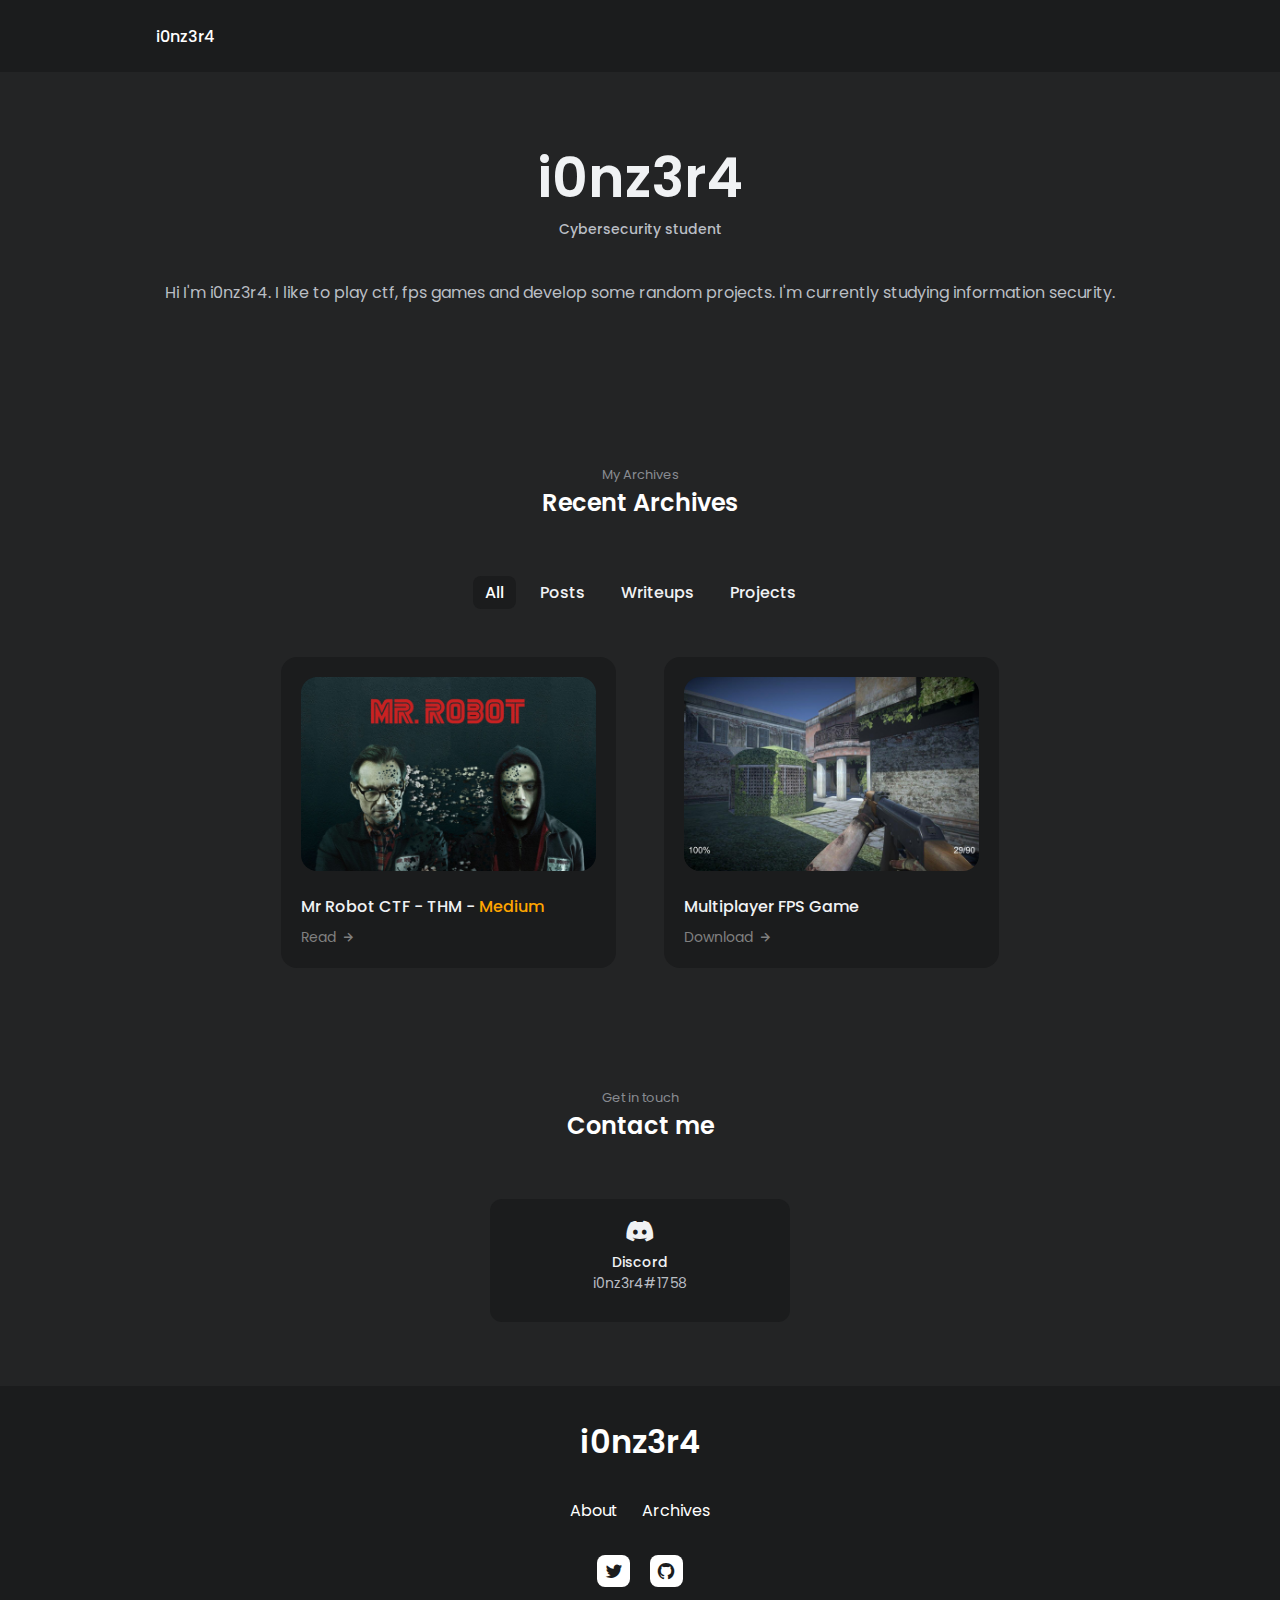
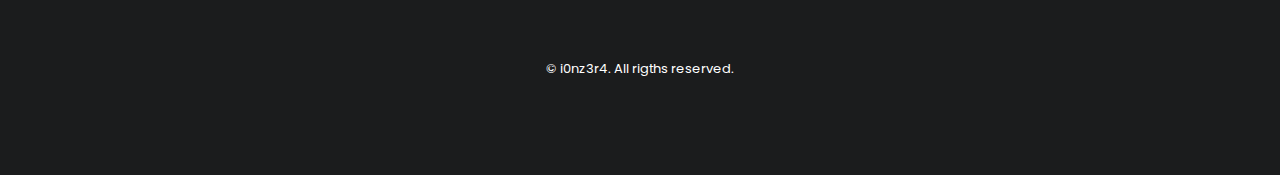
<file: index.html>
<!DOCTYPE html>
    <html lang="en">
    <head>
        <meta charset="UTF-8">
        <meta name="viewport" content="width=device-width, initial-scale=1.0">
        <link rel="shortcut icon" href="assets/img/perfil.png" type="image/x-icon">
        <link href='https://unpkg.com/boxicons@2.1.2/css/boxicons.min.css' rel='stylesheet'>
        <link rel="stylesheet" href="/assets/css/swiper-bundle.min.css">
        <link rel="stylesheet" href="assets/css/styles.css">
        <title> i0nz3r4 </title>
    </head>

    <body>
        <!--=============== HEADER ===============-->
        <header class="header" id="header">
            <nav class="nav container">
                <a href="#" class="nav__logo">i0nz3r4</a>
            </nav>
        </header>

        <main class="main">
            <!--=============== HOME ===============-->
            <section class="home section" id="home">
                <div class="home__container container grid">
                    <div class="home__data">
                        <h1 class="home__name">i0nz3r4</h1>
                        <h3 class="home__education">Cybersecurity student</h3>

                        <div class="about__data">
                            <p class="about__description" style="text-align: center;">
                                Hi I'm i0nz3r4. I like to play ctf, fps games and develop some random projects.
                                I'm currently studying information security.
                            </p>
                        </div>
                    </div>
                </div>
            </section>


            <!--=============== BLOG ===============-->
            <section class="work section" id="work">
                <span class="section__subtitle">My Archives</span>
                <h2 class="section__title">Recent Archives</h2>

                <div class="work__filters">
                    <span class="work__item active-work" data-filter='all'>All</span>
                    <span class="work__item" data-filter='.posts'>Posts</span>
                    <span class="work__item" data-filter='.writeups'>Writeups</span>
                    <span class="work__item" data-filter='.projecs'>Projects</span>
                </div>

                <div class="work__container container grid">
                    <div class="work__card mix writeups">
                        <img src="/assets/img/mr-robot.png" alt="" class="work__img">

                        <h3 class="work__title">Mr Robot CTF - THM - <a style="color: orange;">Medium</a></h3>

                        <a href="/writeups/mr-robot/mr-robot.html" class="work__button">
                            Read <i class='bx bx-right-arrow-alt work__icon' ></i>
                        </a>
                    </div>

                    <div class="work__card mix projecs">
                        <img src="/assets/img/fps-game.jpg" alt="" class="work__img">

                        <h3 class="work__title">Multiplayer FPS Game</h3>

                        <a href="https://github.com/i0nz3r4/Online-Fps-Game" target="_blank" class="work__button">
                            Download <i class='bx bx-right-arrow-alt work__icon' ></i>
                        </a>
                    </div>
                </div>
            </section>


            <!--=============== CONTACT ===============-->
            <section class="contact section" id="contact">
                <span class="section__subtitle">Get in touch</span>
                <h2 class="section__title">Contact me</h2>

                <div class="contact__container container">
                    <div class="contact__content">
                        <div class="contact__info">
                            <div class="contact__card">
                                <i class='bx bxl-discord-alt contact__card-icon'></i>
                                <h3 class="contact__card-title">Discord</h3>
                                <span class="contact__card-data">i0nz3r4#1758</span>
                            </div>
                        </div>
                    </div>
                </div>
            </section>
        </main>

        <!--=============== FOOTER ===============-->
        <footer class="footer">
            <div class="footer__container container">
                <h1 class="footer__title">i0nz3r4</h1>

                <ul class="footer__list">
                    <li>
                        <a href="#about" class="footer__link">About</a>
                    </li>

                    <li>
                        <a href="#content" class="footer__link">Archives</a>
                    </li>
                </ul>

                <ul class="footer__social">
                    <a href="https://twitter.com/i0nz3r4" target="_blank" class="footer__social-link">
                        <i class='bx bxl-twitter' ></i>
                    </a>

                    <a href="https://github.com/i0nz3r4" target="_blank" class="footer__social-link">
                        <i class='bx bxl-github' ></i>
                    </a>
                </ul>

                <span class="footer__copy">
                    &#169; i0nz3r4. All rigths reserved.
                </span>
            </div>
        </footer>

        <!--=============== SCROLLREVEAL ===============-->
        <script src="/assets/js/scrollreveal.min.js"></script>

        <!--=============== SWIPER JS ===============-->
        <script src="/assets/js/swiper-bundle.min.js"></script>

        <!--=============== MIXITUP FILTER ===============-->
        <script src="/assets/js/mixitup.min.js"></script>

        <!--=============== MAIN JS ===============-->
        <script src="assets/js/main.js"></script>
    </body>
</html>
</file>
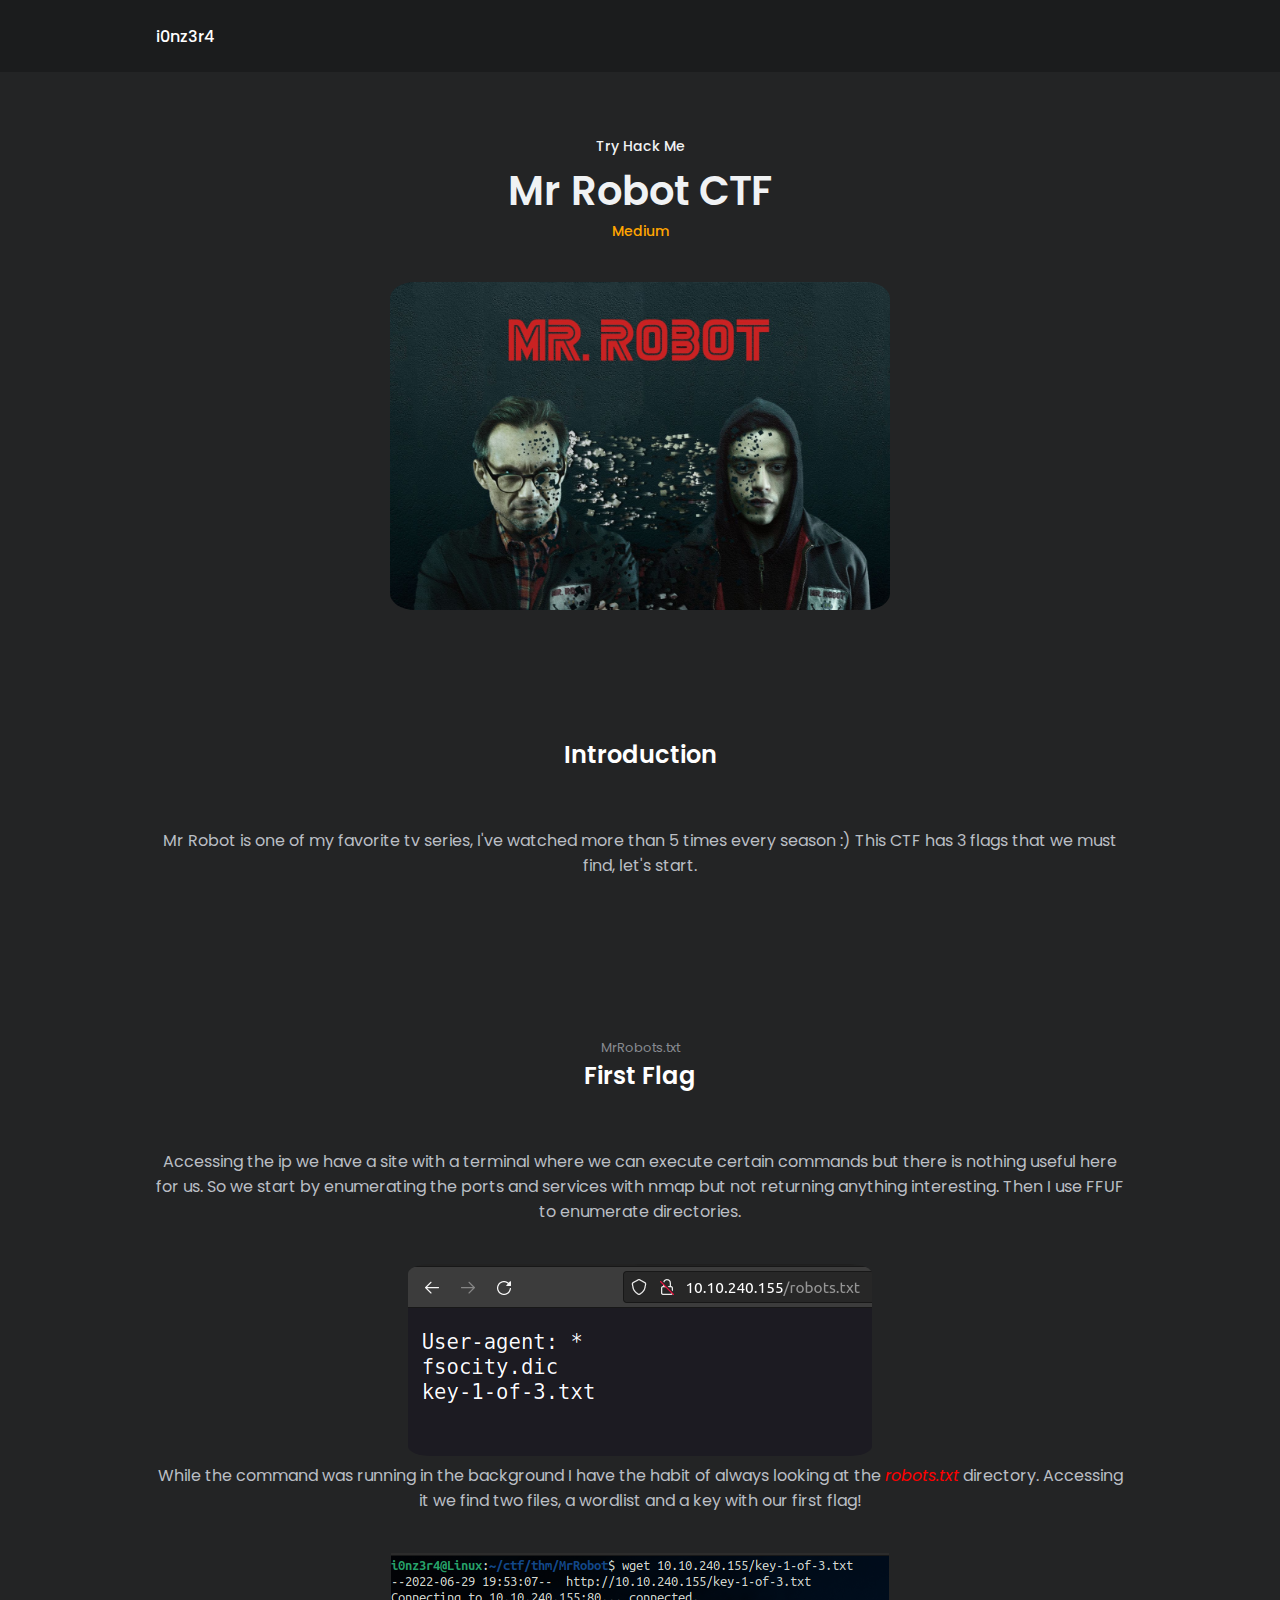
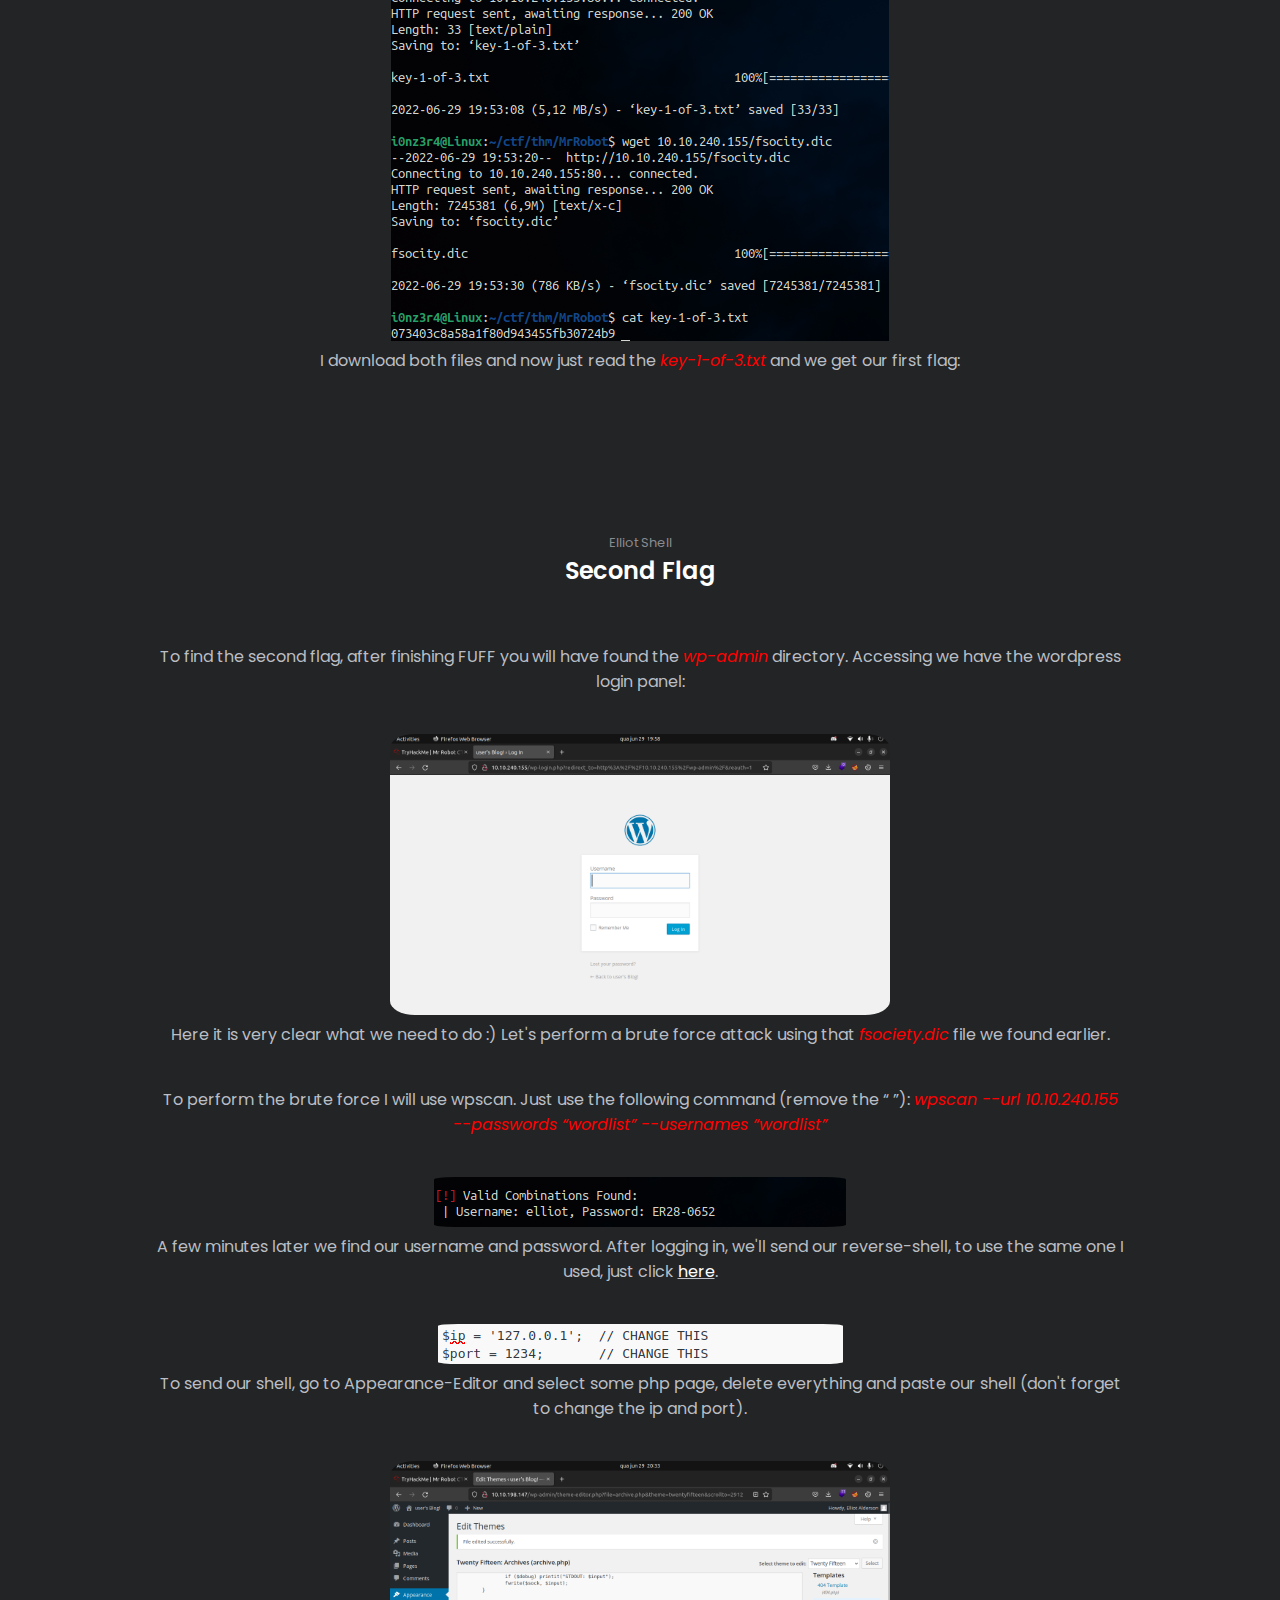
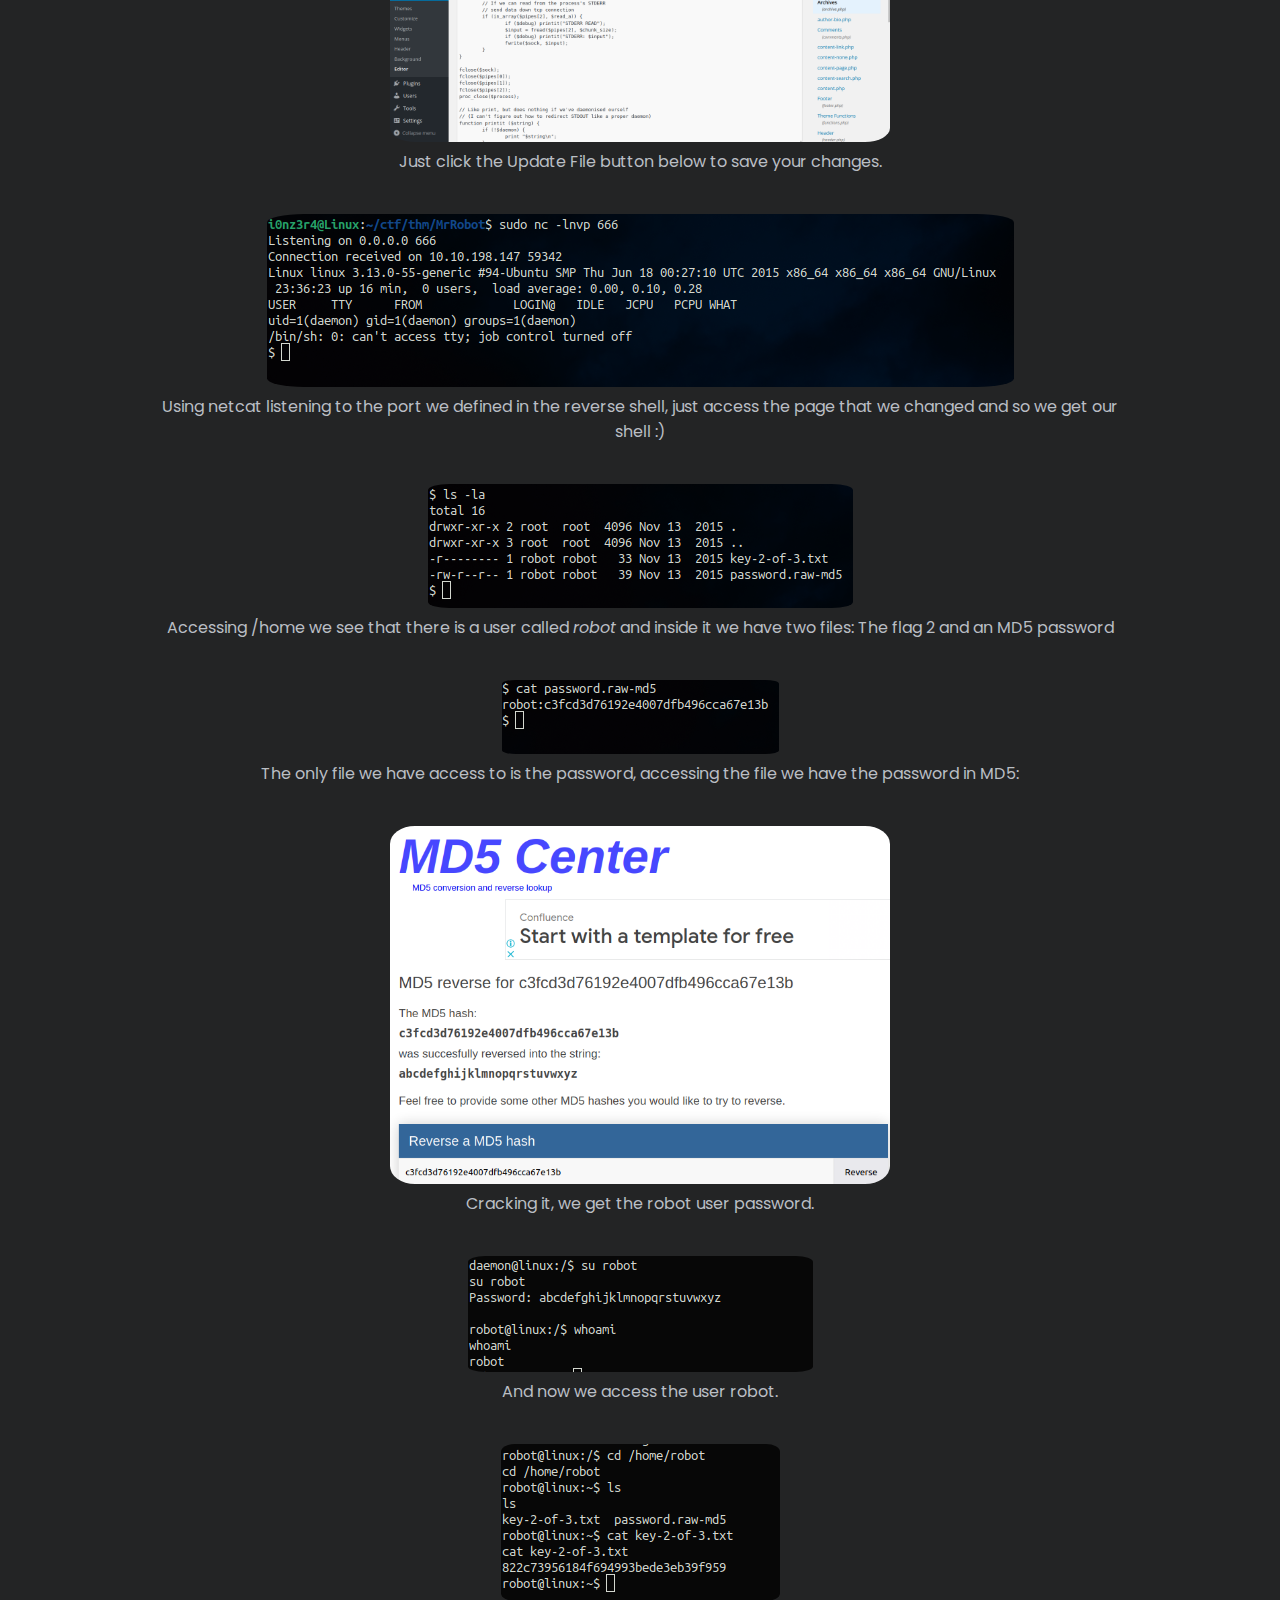
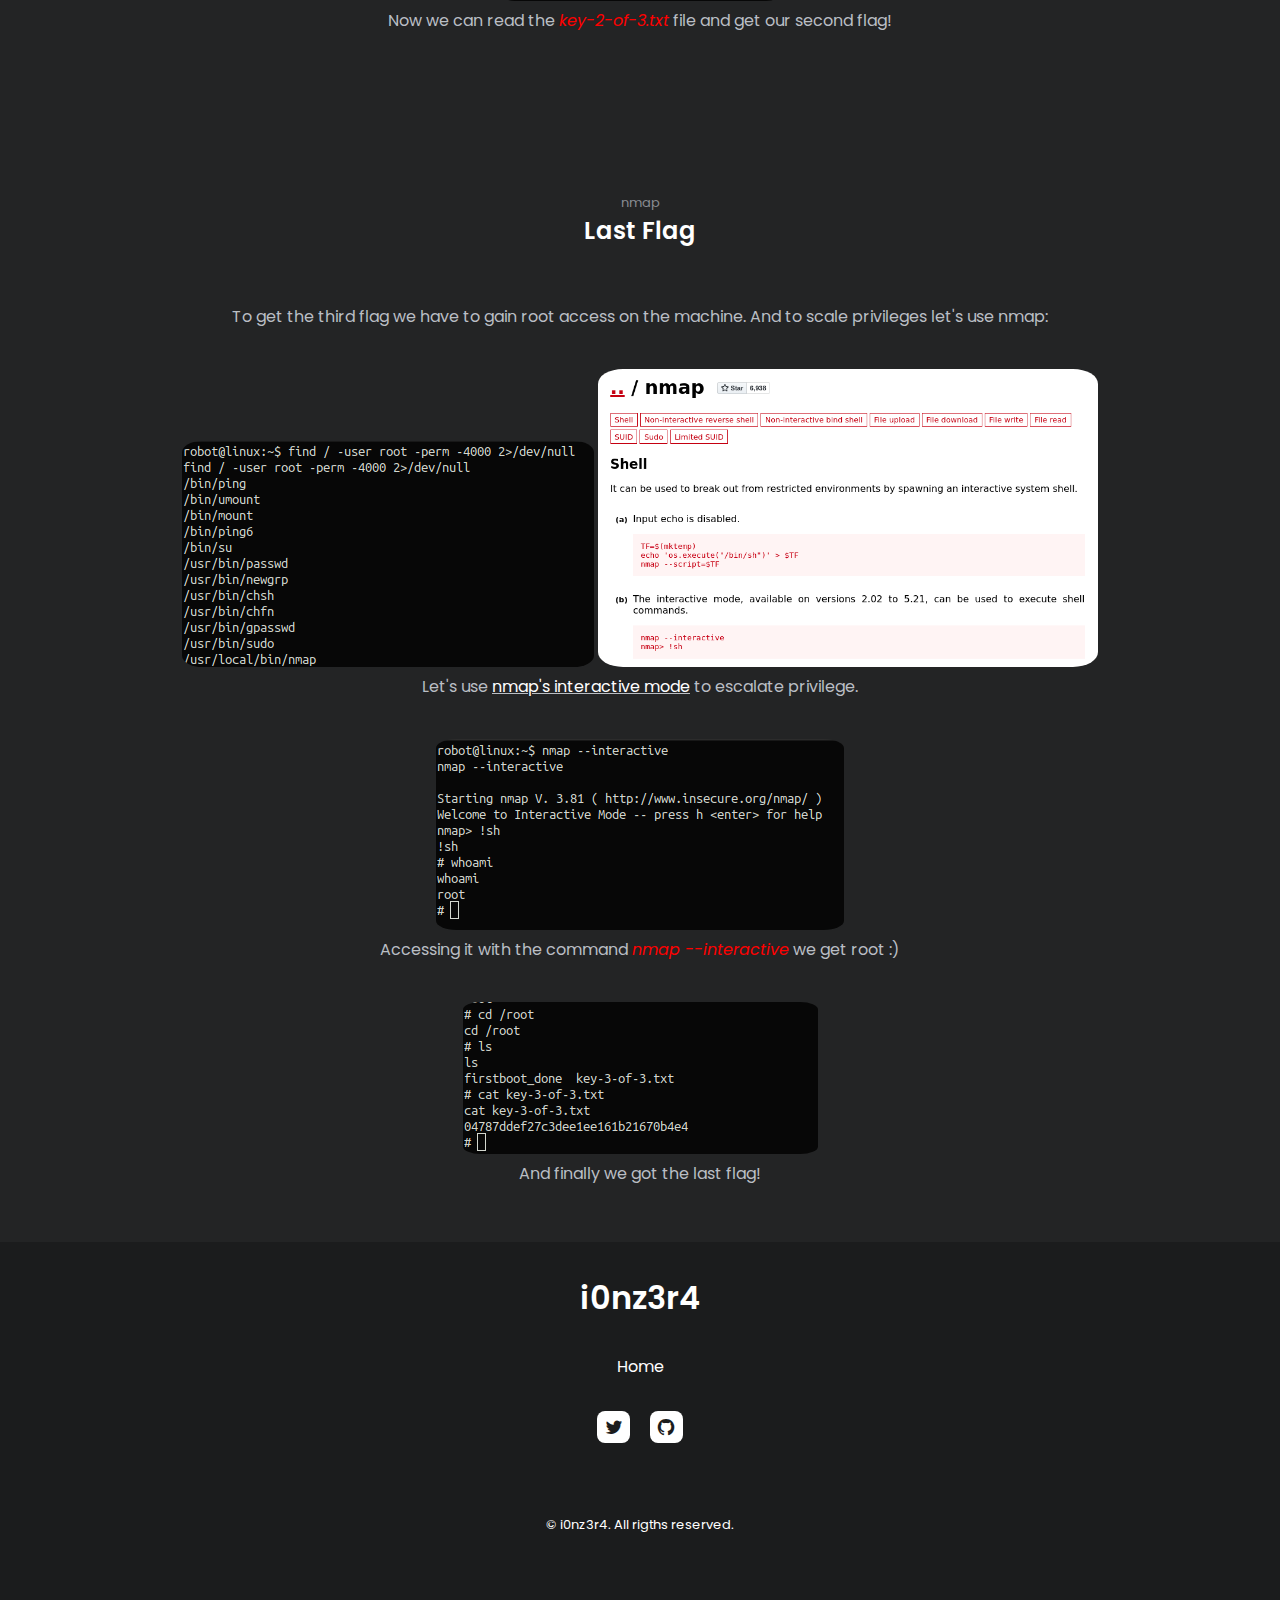
<file: writeups/mr-robot/mr-robot.html>
<!DOCTYPE html>
    <html lang="en">
    <head>
        <meta charset="UTF-8">
        <meta name="viewport" content="width=device-width, initial-scale=1.0">
        <link rel="shortcut icon" href="../../assets/img/perfil.png" type="image/x-icon">
        <link href='https://unpkg.com/boxicons@2.1.2/css/boxicons.min.css' rel='stylesheet'>
        <link rel="stylesheet" href="/assets/css/swiper-bundle.min.css">
        <link rel="stylesheet" href="assets/css/styles.css">
        <title> Mr Robot CTF </title>
    </head>

    <body>
        <!--=============== HEADER ===============-->
        <header class="header" id="header">
            <nav class="nav container">
                <a href="https://i0nz3r4.github.io/" class="nav__logo">i0nz3r4</a>
            </nav>
        </header>

        <main class="main">
            <!--=============== HOME ===============-->
            <section class="home section" id="home">
                <div class="home__container container grid">
                    <div class="home__data">
                        <span class="home__greeting">Try Hack Me</span>
                        <h1 class="home__name">Mr Robot CTF</h1>
                        <h3 class="home__education" style="color:orange">Medium</h3>
                        <img src="assets/img/mr-robot.png" class="img-header">
                    </div>
                </div>
            </section>
            
            <!--=============== CONTENT ===============-->
            <section class="about section" id="about">
                <span class="section__subtitle"></span>
                <h2 class="section__title">Introduction</h2>

                <div class="about__container container">
                    <div class="about__data">
                        <p class="about__description">
                            Mr Robot is one of my favorite tv series, 
                            I've watched more than 5 times every season :) This CTF has 3 flags that we must find, let's start.
                        </p>
                    </div>
                </div>
            </section>


            <section class="about section">
                <span class="section__subtitle">MrRobots.txt</span>
                <h2 class="section__title">First Flag</h2>

                <div class="about__container container">
                    <div class="about__data">
                        <p class="about__description">
                            Accessing the ip we have a site with a terminal where we can execute certain commands but there is nothing useful here for us.
                            So we start by enumerating the ports and services with nmap but not returning anything interesting. Then I use FFUF to enumerate directories. 
                        </p>

                        <img src="assets/img/01.png">

                        <p class="about__description">
                            While the command was running in the background I have the habit of always looking at the <i style="color: red;">robots.txt</i> directory.
                            Accessing it we find two files, a wordlist and a key with our first flag!
                        </p>

                        <img src="assets/img/02.png" style="border-radius: 0%">

                        <p class="about__description">
                            I download both files and now just read the <i style="color: red;">key-1-of-3.txt</i> and we get our first flag:
                        </p>
                    </div>
                </div>
            </section>


            <section class="about section">
                <span class="section__subtitle">Elliot Shell</span>
                <h2 class="section__title">Second Flag</h2>

                <div class="about__container container">
                    <div class="about__data">
                        <p class="about__description">
                            To find the second flag, after finishing FUFF you will have found the <i style="color: red;">wp-admin</i> directory.
                            Accessing we have the wordpress login panel:
                        </p>

                        <img src="assets/img/03.png" style="width: 500px;">

                        <p class="about__description">
                            Here it is very clear what we need to do :)
                            Let's perform a brute force attack using that <i style="color: red;">fsociety.dic</i> file we found earlier.
                        </p>

                        <p class="about__description">
                            To perform the brute force I will use wpscan. Just use the following command (remove the “ ”):
                            <i style="color: red;">wpscan --url 10.10.240.155 --passwords “wordlist” --usernames “wordlist”</i>
                        </p>

                        <img src="assets/img/04.png">

                        <p class="about__description">
                            A few minutes later we find our username and password. After logging in, we'll send our reverse-shell, to use the same one I used, just click <u><a href="https://gitlab.com/kalilinux/packages/webshells/-/blob/kali/master/php/php-reverse-shell.php" target="_blank" style="color: #fff";>here</a></u>.
                        </p>

                        <img src="assets/img/05.png">

                        <p class="about__description">
                            To send our shell, go to Appearance-Editor and select some php page, delete everything and paste our shell (don't forget to change the ip and port).
                        </p>

                        <img src="assets/img/06.png" style="width: 500px;">

                        <p class="about__description">
                            Just click the Update File button below to save your changes.
                        </p>

                        <img src="assets/img/07.png">

                        <p class="about__description">
                            Using netcat listening to the port we defined in the reverse shell, just access the page that we changed and so we get our shell :)
                        </p>

                        <img src="assets/img/08.png">

                        <p class="about__description">
                            Accessing /home we see that there is a user called <i>robot</i> and inside it we have two files: The flag 2 and an MD5 password
                        </p>

                        <img src="assets/img/09.png">

                        <p class="about__description">
                            The only file we have access to is the password, accessing the file we have the password in MD5:
                        </p>

                        <img src="assets/img/10.png" style="width: 500px;">

                        <p class="about__description">
                            Cracking it, we get the robot user password.
                        </p>

                        <img src="assets/img/11.png">

                        <p class="about__description">
                            And now we access the user robot.
                        </p>

                        <img src="assets/img/12.png">

                        <p class="about__description">
                            Now we can read the <i style="color: red;">key-2-of-3.txt</i> file and get our second flag!
                        </p>
                </div>
            </section>


            <section class="about section">
                <span class="section__subtitle">nmap</span>
                <h2 class="section__title">Last Flag</h2>

                <div class="about__container container">
                    <div class="about__data">
                        <p class="about__description">
                            To get the third flag we have to gain root access on the machine. And to scale privileges let's use nmap:
                        </p>

                        <img src="assets/img/13.png">
                        <img src="assets/img/14.png" style="width: 500px;">

                        <p class="about__description">
                            Let's use <u><a href="https://gtfobins.github.io/gtfobins/nmap/" style="color: #fff;">nmap's interactive mode</a></u> to escalate privilege.
                        </p>

                        <img src="assets/img/15.png">

                        <p class="about__description">
                            Accessing it with the command <i style="color: red;">nmap --interactive</i> we get root :)
                        </p>

                        <img src="assets/img/16.png">

                        <p class="about__description">
                            And finally we got the last flag!
                        </p>
                </div>
            </section>

        <!--=============== FOOTER ===============-->
        <footer class="footer">
            <div class="footer__container container">
                <h1 class="footer__title">i0nz3r4</h1>

                <ul class="footer__list">
                    <li>
                        <a href="https://i0nz3r4.github.io/" class="footer__link">Home</a>
                    </li>
                </ul>

                <ul class="footer__social">
                    <a href="https://twitter.com/i0nz3r4" target="_blank" class="footer__social-link">
                        <i class='bx bxl-twitter' ></i>
                    </a>

                    <a href="https://github.com/i0nz3r4" target="_blank" class="footer__social-link">
                        <i class='bx bxl-github' ></i>
                    </a>
                </ul>

                <span class="footer__copy">
                    &#169; i0nz3r4. All rigths reserved.
                </span>
            </div>
        </footer>

        <!--=============== SCROLLREVEAL ===============-->
        <script src="/assets/js/scrollreveal.min.js"></script>

        <!--=============== SWIPER JS ===============-->
        <script src="/assets/js/swiper-bundle.min.js"></script>

        <!--=============== MIXITUP FILTER ===============-->
        <script src="/assets/js/mixitup.min.js"></script>

        <!--=============== MAIN JS ===============-->
        <script src="assets/js/main.js"></script>
    </body>
</html>
</file>
<file: assets/css/styles.css>
/*=============== GOOGLE FONTS ===============*/
@import url('https://fonts.googleapis.com/css2?family=Poppins:wght@400;500;600&display=swap');

/*=============== VARIABLES CSS ===============*/
:root {
  --header-height: 3.5rem;

  /*========== Colors ==========*/
  --first-hue: 231;
  --sat: 40%;
  --lig: 56%;
  --second-hue: 219;
  --first-color: hsl(var(--first-hue), var(--sat), var(--lig));
  --first-color-alt: hsl(var(--first-hue), var(--sat), 52%); /* -4% */
  --title-color: hsl(var(--second-hue), 15%, 95%);
  --text-color: hsl(var(--second-hue), 8%, 75%);
  --text-color-light: hsl(var(--second-hue), 4%, 55%);
  --body-color: hsl(var(--second-hue), 48%, 8%);
  --container-color: hsl(var(--second-hue), 32%, 12%);

  /*========== Font and typography ==========*/
  --body-font: 'Poppins', sans-serif;
  --biggest-font-size: 1.75rem;
  --h1-font-size: 1.5rem;
  --h2-font-size: 1.25rem;
  --h3-font-size: 1rem;
  --normal-font-size: .938rem;
  --small-font-size: .813rem;
  --smaller-font-size: .75rem;
  --tiny-font-size: .625rem;

  /*========== Font weight ==========*/
  --font-medium: 500;
  --font-semibold: 600;

  /*========== z index ==========*/
  --z-tooltip: 10;
  --z-fixed: 100;
  --z-modal: 1000;
}

/* Responsive typography */
@media screen and (min-width: 968px) {
  :root {
    --biggest-font-size: 2.5rem;
    --h1-font-size: 2.25rem;
    --h2-font-size: 1.5rem;
    --h3-font-size: 1.25rem;
    --normal-font-size: 1rem;
    --small-font-size: .875rem;
    --smaller-font-size: .813rem;
  }
}

/*=============== BASE ===============*/
* {
  box-sizing: border-box;
  padding: 0;
  margin: 0;
}

html {
  scroll-behavior: smooth;
}

body,
button,
input,
textarea {
  font-family: var(--body-font);
  font-size: var(--normal-font-size);
}

body {
  /* background-color: var(--body-color); */
  background-color: #232425;
  color: var(--text-color);
  transition: .4s; /* for light mode animation */
}

h1, h2, h3 {
  color: var(--title-color);
  font-weight: var(--font-semibold);
}

ul {
  list-style: none;
}

a {
  text-decoration: none;
}

button {
  cursor: pointer;
  border: none;
  outline: none;
}

img {
  max-width: 100%;
  height: auto;
}

/*=============== THEME ===============*/
.change-theme{
  font-size: 1.25rem;
  cursor: pointer;
  transition: .3s;
}

.change-theme:hover{
  color: var(--first-color);
}

/*========== Variables Light theme ==========*/
body.light-theme{
  --title-color: hsl(var(--second-hue), 15%, 15%);
  --text-color: hsl(var(--second-hue), 8%, 35%);
  --body-color: hsl(var(--second-hue), 100%, 99%);
  --container-color: #fff;
}

/*========== 
    Color changes in some parts of 
    the website, in light theme
==========*/
.light-theme .scroll-header{
  box-shadow: 0 2px 4px hsla(0, 0%, 1%, .1);
}

.light-theme .nav__menu{
  background-color: hsla(var(--second-hue), 32%, 90%, .8);
}

.light-theme .section__subtitle{
  color: var(--text-color);
}

.light-theme .home__social-link{
  box-shadow: 0 2px 8px hsla(var(--second-hue), 48%, 8%, .1);
}

.light-theme .home__social::after,
.light-theme .footer__social-link{
  background-color: var(--title-color);
}

.light-theme .home__social-link,
.light-theme .home__scroll,
.light-theme .button,
.light-theme .button:hover,
.light-theme .active-work,
.light-theme .footer__title,
.light-theme .footer__link,
.light-theme .footer__copy{
  color: var(--title-color);
}

.light-theme .about__box{
  box-shadow: 0 2px 8px hsla(var(--second-hue), 48%, 8%, .1);
}

.light-theme .skills__content,
.light-theme .services__card,
.light-theme .work__card,
.light-theme .testimonial__card,
.light-theme .contact__card{
  box-shadow: 0 2px 16px hsla(var(--second-hue), 48%, 8%, .1);
}

.light-theme::-webkit-scrollbar{
  background-color: hsl(var(--second-hue), 8%, 66%);
}

.light-theme::-webkit-scrollbar-thumb{
  background-color: hsl(var(--second-hue), 8%, 54%);
}

.light-theme::-webkit-scrollbar-thumb:hover{
  background-color: hsl(var(--second-hue), 8%, 44%);
}

/*=============== REUSABLE CSS CLASSES ===============*/
.container {
  max-width: 968px;
  margin-left: 1rem;
  margin-right: 1rem;
}

.grid {
  display: grid;
  gap: 1.25rem;
}

.main {
  overflow: hidden;
}

.section {
  padding: 4.5rem 0 1rem;
}

.section__title, 
.section__subtitle {
  text-align: center;
}

.section__title {
  font-size: var(--h2-font-size);
  color: #fff;
  margin-bottom: 2rem;
}

.section__subtitle {
  display: block;
  font-size: var(--smaller-font-size);
  color: var(--text-color-light);
}

/*=============== HEADER & NAV===============*/
.header {
  position: fixed;
  top: 0;
  left: 0;
  width: 100%;
  /* background-color: var(--body-color); */
  background-color: #1b1c1d;
  z-index: var(--z-fixed);
  transition: .4s; /* for light mode animation */
}

.nav{
  height: var(--header-height);
  display: flex;
  justify-content: space-between;
  align-items: center;
}

.nav__logo{
  color: #fff;
  font-weight: var(--font-medium);
  transition: .4s;
}

.nav__logo:hover{
  color: #a9a9b3;
}

.nav__menu{
  position: fixed;
  bottom: 1rem;
  background-color: hsla(var(--second-hue), 32%, 16%, .8);
  width: 90%;
  border-radius: 4rem;
  padding: 1rem 2.25rem;
  backdrop-filter: blur(10px);
  transition: .4s; /* for light mode animation */
}

.nav__list{
  display: flex;
  justify-content: space-between;
  align-items: center;
}

.nav__link{
  color: var(--text-color);
  font: 1.25rem;
  padding: .4rem;
  display: flex;
  border-radius: 5rem;
}

/* Active link */
.active-link{
  background: linear-gradient(180deg,
              hsla(var(--first-hue), var(--sat), var(--lig), 1),
              hsla(var(--first-hue), var(--sat), var(--lig), .2)
            );
  box-shadow: 0 0 16px hsla(var(--first-hue), var(--sat), var(--lig), .4);
  color: var(--title-color);
}

/* Change background header */
.scroll-header{
  box-shadow: 0 4px 4px hsla(0, 0%, 4%, .3);
}


/*=============== HOME ===============*/
.home__container{
  position: relative;
  row-gap: 4.5rem;
  padding-top: 2rem;
}

.home__data{
  text-align: center;
}

.home__greeting,
.home__education{
  font-size: var(--small-font-size);
  font-weight: var(--font-medium);
}

.home__greeting{
  display: block;
  color: var(--title-color);
  margin-bottom: .25rem;
}

.home__education{
  color: var(--text-color);
  margin-bottom: 2.5rem;
}

.home__name{
  font-size: 55px;
}

.home__img{
  width: 175px;
}

.home__handle{
  justify-self: center;
  width: 190px;
  height: 293px;
  background: linear-gradient(180deg,
              hsla(var(--first-hue), var(--sat), var(--lig), 1),
              hsla(var(--first-hue), var(--sat), var(--lig), .2)
            );
  border-radius: 10rem 10rem 1rem 1rem;
  display: flex;
  align-items: flex-end;
  justify-content: center;
  overflow: hidden;
}

.home__buttons{
  display: flex;
  justify-content: center;
  align-items: center;
  gap: 1.5rem;
}

.home__social,
.home__scroll{
  position: absolute;
}

.home__social{
  bottom: 5rem;
  left: 0;
  display: grid;
  row-gap: .5rem;
}

.home__social-link{
  width: max-content;
  background-color: var(--container-color);
  color: var(--first-color);
  padding: .25rem;
  border-radius: .25rem;
  display: flex;
  font-size: 1rem;
  transition: .4s;
}

.home__social-link:hover{
  background-color: var(--first-color);
  color: #fff;
}

.home__social::after{
  content: '';
  width: 32px;
  height: 2px;
  background-color: var(--first-color);
  transform: rotate(90deg) translate(16px, 3px);
}

.home__scroll{
  color: var(--first-color);
  right: -1.5rem;
  bottom: 4rem;
  display: grid;
  row-gap: 2.25rem;
  justify-items: center;
}

.home__scroll-icon{
  font-size: 1.25rem;
}

.home__scroll-name{
  font-size: var(--smaller-font-size);
  transform: rotate(-90deg);
}

/*=============== BUTTONS ===============*/
.button{
  display: inline-block;
  background-color: var(--first-color);
  color: var(--body-color);
  padding: .75rem 1rem;
  border-radius: .5rem;
  font-weight: var(--font-medium);
  transition: .4s;
}

.button:hover{
  background-color: var(--first-color-alt);
  color: var(--body-color);
}

.button--ghost{
  background-color: transparent;
  border: 2px solid var(--first-color);
  color: var(--first-color);
}

/*=============== ABOUT ===============*/
.about__container{
  row-gap: 2.5rem;
}

.about__img{
  width: 20px;
  border-radius: 20px;
  justify-self: center;
}

.about__data{
  text-align: center;
}

.about__info{
  display: grid;
  grid-template-columns: repeat(3, 1fr);
  gap: .5rem;
  margin-bottom: 2rem;
}

.about__box{
  background-color: var(--container-color);
  border-radius: .75rem;
  padding: .75rem .5rem;
}

.about__icon{
  font-size: 1.5rem;
  color: var(--first-color);
  margin-bottom: .5rem;
}

.about__title{
  font-size: var(--small-font-size);
}

.about__subtitle{
  font-size: var(--tiny-font-size);
}

.about__description{
  margin-bottom: 2rem;
}

/*=============== WORK ===============*/
.work__container{
  padding-top: 1rem;
}

.work__filters{
  display: flex;
  justify-content: center;
  align-items: center;
  column-gap: .75rem;
  margin-bottom: 2rem;
}

.work__item{
  cursor: pointer;
  color: var(--title-color);
  padding: .25rem .75rem;
  font-weight: var(--font-medium);
  border-radius: .5rem;
}

.work__card{
  background-color: #1b1c1d;
  padding: 1rem;
  border-radius: 1rem;
}

.work__img{
  border-radius: 1rem;
  margin-bottom: .75rem;
}

.work__title{
  font-size: var(--normal-font-size);
  font-weight: var(--font-medium);
  margin-bottom: .25rem;
}

.work__button{
  width: max-content;
  color: grey;
  font-size: var(--small-font-size);
  display: flex;
  align-items: center;
  column-gap: .25rem;
}

.work__button:hover .work__icon{
  transform: translateX(.25rem);
}

.work__icon{
  font-size: 1rem;
  transition: .4s;
}

/* Active item work*/
.active-work{
  background-color: #1b1c1d;
  color: #fff;
}

/*=============== CONTACT ===============*/
.contact__container{
  row-gap: 3rem;
  padding-bottom: 3rem;
}

.contact__title{
  text-align: center;
  font-size: var(--h3-font-size);
  margin-bottom: 1.5rem;
}

.contact__info{
  display: grid;
  gap: 1rem;
}

.contact__card{
  background-color: #1b1c1d;
  padding: 1rem;
  border-radius: .75rem;
  text-align: center;
}

.contact__card-icon{
  font-size: 2rem;
  color: var(--title-color);
  margin-bottom: .25rem;
}

.contact__card-title,
.contact__card-data{
  font-size: var(--small-font-size);
}

.contact__card-title{
  font-weight: var(--font-medium);
}

.contact__card-data{
  display: block;
  margin-bottom: .75rem;
}

.contact__button{
  color: var(--first-color);
  font-size: var(--small-font-size);
  display: flex;
  align-items: center;
  justify-content: center;
  column-gap: .25rem;
}

.contact__button:hover .contact__button-icon{
  transform: translateX(.25rem);
}

.contact__button-icon{
  font-size: 1rem;
  transition: .4s;
}

.contact__form-div{
  position: relative;
  margin-bottom: 2rem;
  height: 4rem;
}

.contact__form-input{
  position: absolute;
  top: 0;
  left: 0;
  width: 100%;
  height: 100%;
  border: 2px solid var(--text-color-light);
  background: none;
  color: var(--text-color);
  outline: none;
  padding: 1.5rem;
  border-radius: .75rem;
  z-index: 1;
}

.contact__form-tag{
  position: absolute;
  top: -.75rem;
  left: 1.25rem;
  font-size: var(--smaller-font-size);
  padding: .25rem;
  background-color: var(--body-color);
  z-index: 10;
}

.contact__form-area{
  height: 11rem;
}

.contact__form-area textarea{
  resize: none;
}

/*=============== FOOTER ===============*/
.footer{
  background-color: #1b1c1d;
}

.footer__container{
  padding: 2rem 0 6rem;
}

.footer__title,
.footer__link{
  color: #fff;
}

.footer__title{
  text-align: center;
  margin-bottom: 2rem;
}

.footer__list{
  display: flex;
  justify-content: center;
  column-gap: 1.5rem;
  margin-bottom: 2rem;
}

.footer__social{
  display: flex;
  justify-content: center;
  column-gap: 1.25rem;
}

.footer__social-link{
  background-color: #fff;
  color: #1b1c1d;
  padding: .25rem;
  border-radius: .25rem;
  font-size: 1rem;
  display: inline-flex;
}

.footer__copy{
  display: block;
  margin-top: 4.5rem;
  color: #fff;
  text-align: center;
  font-size: var(--smaller-font-size);
}

/*=============== SCROLL BAR ===============*/
::-webkit-scrollbar{
  width: .6rem;
  border-radius: .5rem;
  background-color: hsl(var(--second-hue), 8%, 38%);
}

::-webkit-scrollbar-thumb{
  background-color: hsl(var(--second-hue), 8%, 26%);
  border-radius: .5rem;
}

::-webkit-scrollbar-thumb:hover{
  background-color: hsl(var(--second-hue), 8%, 20%);
}

/*=============== BREAKPOINTS ===============*/
/* For small devices */
@media screen and (max-width: 320px){
  .nav__menu{
    padding: 1rem 1.5rem;
  }

  .home__buttons{
    flex-direction: column;
  }

  .home__handle{
    width: 150px;
    height: 253px;
  }

  .home__img{
    width: 130px;
  }

  .about__info{
    grid-template-columns: repeat(2, 1fr);
  }

  .skills__box{
    column-gap: 1rem;
  }

  .skills__name{
    font-size: var(--small-font-size);
  }

  .services__container{
    grid-template-columns: 145px;
    justify-content: center;
  }

  .work__item{
    font-size: var(--small-font-size);
  }

  .work__filters{
    column-gap: .25rem;
  }
}

/* For medium devices */
@media screen and (min-width: 576px) {
  .nav__menu{
    width: 328px;
    left: 0;
    right: 0;
    margin: 0 auto;
  }

  .about__info{
    grid-template-columns: repeat(3, 140px);
    justify-content: center;
  }

  .about__description{
    padding: 0 5rem;
  }

  .skills__container{
    justify-content: center;
  }

  .skills__content{
    padding: 2rem 4rem;
  }

  .services__container{
    grid-template-columns: repeat(2, 160px);
    justify-content: center;
  }

  .services__modal-content{
    width: 500px;
    padding: 4.5rem 2.5rem 2.5rem;
  }

  .services__modal-description{
    padding: 0 3.5rem;
  }

  .work__container{
    justify-content: center;
  }

  .work__img{
    width: 295px;
  }

  .contact__info{
    grid-template-columns: 300px;
    justify-content: center;
  }

  .contact__form{
    width: 360px;
    margin: 0 auto;
  }
}

@media screen and (min-width: 767px){
  .work__container{
    grid-template-columns: repeat(2, max-content);
  }

  .contact__container{
    grid-template-columns: repeat(1, max-content);
    justify-content: center;
    column-gap: 3rem;
  }
}

/* For large devices */
@media screen and (min-width: 992px){
  .container{
    margin-left: auto;
    margin-right: auto;
  }

  .section{
    padding: 6.5rem 0 1rem;
  }

  .section__title{
    margin-bottom: 3.5rem;
  }

  .nav{
    height: calc(var(--header-height) + 1rem);
  }

  .home__handle{
    width: 290px;
    height: 400px;
  }

  .home__img{
    width: 250px;
  }

  .home__social-link{
    padding: .4rem;
    font-size: 1.25rem;
  }

  .home__social::after{
    transform: rotate(90deg) translate(16px, 0);
  }

  .home__scroll-icon{
    font-size: 2rem;
  }

  .about__container{
    grid-template-columns: repeat(2, 1fr);
    align-items: center;
    column-gap: 1rem;
  }

  .about__img{
    width: 350px;
  }

  .about__data{
    text-align: initial;
  }

  .about__info{
    justify-content: initial;
  }

  .about__box{
    text-align: center;
    padding: 1rem 1.25rem;
  }

  .about__description{
    padding: 0 0 0 0;
    margin-bottom: 2.5rem;
  }

  .skills__container{
    grid-template-columns: repeat(2, 350px);
    column-gap: 3rem;
  }

  .services__container{
    grid-template-columns: repeat(3, 192px);
    column-gap: 3rem;
  }

  .services__card{
    padding: 5rem 2rem 1.5rem;
  }

  .work__container{
    gap: 3rem;
  }

  .work__card{
    padding: 1.25rem;
  }

  .work__img{
    margin-bottom: 1rem;
  }

  .work__title{
    margin-bottom: .5rem;
  }

  .testimonial__container{
    width: 750px;
  }

  .testimonial__card{
    padding: 1.5rem 2rem;
  }

  .contact__container{
    column-gap: 6rem;
  }

  .footer__social-link{
    font-size: 1.25rem;
    padding: .4rem;
    border-radius: .5rem;
  }
}
</file>
<file: writeups/mr-robot/assets/css/styles.css>
/*=============== GOOGLE FONTS ===============*/
@import url('https://fonts.googleapis.com/css2?family=Poppins:wght@400;500;600&display=swap');

/*=============== VARIABLES CSS ===============*/
:root {
  --header-height: 3.5rem;

  /*========== Colors ==========*/
  --first-hue: 231;
  --sat: 40%;
  --lig: 56%;
  --second-hue: 219;
  --first-color: hsl(var(--first-hue), var(--sat), var(--lig));
  --first-color-alt: hsl(var(--first-hue), var(--sat), 52%); /* -4% */
  --title-color: hsl(var(--second-hue), 15%, 95%);
  --text-color: hsl(var(--second-hue), 8%, 75%);
  --text-color-light: hsl(var(--second-hue), 4%, 55%);
  --body-color: hsl(var(--second-hue), 48%, 8%);
  --container-color: hsl(var(--second-hue), 32%, 12%);

  /*========== Font and typography ==========*/
  --body-font: 'Poppins', sans-serif;
  --biggest-font-size: 1.75rem;
  --h1-font-size: 1.5rem;
  --h2-font-size: 1.25rem;
  --h3-font-size: 1rem;
  --normal-font-size: .938rem;
  --small-font-size: .813rem;
  --smaller-font-size: .75rem;
  --tiny-font-size: .625rem;

  /*========== Font weight ==========*/
  --font-medium: 500;
  --font-semibold: 600;

  /*========== z index ==========*/
  --z-tooltip: 10;
  --z-fixed: 100;
  --z-modal: 1000;
}

/* Responsive typography */
@media screen and (min-width: 968px) {
  :root {
    --biggest-font-size: 2.5rem;
    --h1-font-size: 2.25rem;
    --h2-font-size: 1.5rem;
    --h3-font-size: 1.25rem;
    --normal-font-size: 1rem;
    --small-font-size: .875rem;
    --smaller-font-size: .813rem;
  }
}

/*=============== BASE ===============*/
* {
  box-sizing: border-box;
  padding: 0;
  margin: 0;
}

html {
  scroll-behavior: smooth;
}

body,
button,
input,
textarea {
  font-family: var(--body-font);
  font-size: var(--normal-font-size);
}

body {
  background-color: #232425;
  color: var(--text-color);
  transition: .4s; /* for light mode animation */
}

h1, h2, h3 {
  color: var(--title-color);
  font-weight: var(--font-semibold);
}

ul {
  list-style: none;
}

a {
  text-decoration: none;
}

button {
  cursor: pointer;
  border: none;
  outline: none;
}

img {
  max-width: 100%;
  height: auto;
  border-radius: 5%;
}

/*=============== THEME ===============*/
.change-theme{
  font-size: 1.25rem;
  cursor: pointer;
  transition: .3s;
}

.change-theme:hover{
  color: var(--first-color);
}

/*========== Variables Light theme ==========*/
body.light-theme{
  --title-color: hsl(var(--second-hue), 15%, 15%);
  --text-color: hsl(var(--second-hue), 8%, 35%);
  --body-color: hsl(var(--second-hue), 100%, 99%);
  --container-color: #fff;
}

/*========== 
    Color changes in some parts of 
    the website, in light theme
==========*/
.light-theme .scroll-header{
  box-shadow: 0 2px 4px hsla(0, 0%, 1%, .1);
}

.light-theme .nav__menu{
  background-color: hsla(var(--second-hue), 32%, 90%, .8);
}

.light-theme .section__subtitle{
  color: var(--text-color);
}

.light-theme .home__social-link{
  box-shadow: 0 2px 8px hsla(var(--second-hue), 48%, 8%, .1);
}

.light-theme .home__social::after,
.light-theme .footer__social-link{
  background-color: var(--title-color);
}

.light-theme .home__social-link,
.light-theme .home__scroll,
.light-theme .button,
.light-theme .button:hover,
.light-theme .active-work,
.light-theme .footer__title,
.light-theme .footer__link,
.light-theme .footer__copy{
  color: var(--title-color);
}

.light-theme .about__box{
  box-shadow: 0 2px 8px hsla(var(--second-hue), 48%, 8%, .1);
}

.light-theme .skills__content,
.light-theme .services__card,
.light-theme .work__card,
.light-theme .testimonial__card,
.light-theme .contact__card{
  box-shadow: 0 2px 16px hsla(var(--second-hue), 48%, 8%, .1);
}

.light-theme::-webkit-scrollbar{
  background-color: hsl(var(--second-hue), 8%, 66%);
}

.light-theme::-webkit-scrollbar-thumb{
  background-color: hsl(var(--second-hue), 8%, 54%);
}

.light-theme::-webkit-scrollbar-thumb:hover{
  background-color: hsl(var(--second-hue), 8%, 44%);
}

/*=============== REUSABLE CSS CLASSES ===============*/
.container {
  max-width: 968px;
  margin-left: 1rem;
  margin-right: 1rem;
}

.grid {
  display: grid;
  gap: 1.25rem;
}

.main {
  overflow: hidden;
}

.section {
  padding: 4.5rem 0 1rem;
}

.section__title, 
.section__subtitle {
  text-align: center;
}

.section__title {
  font-size: var(--h2-font-size);
  color: #fff;
  margin-bottom: 2rem;
}

.section__subtitle {
  display: block;
  font-size: var(--smaller-font-size);
  color: var(--text-color-light);
}

/*=============== HEADER & NAV===============*/
.header {
  position: fixed;
  top: 0;
  left: 0;
  width: 100%;
  background-color: #1b1c1d;
  z-index: var(--z-fixed);
  transition: .4s; /* for light mode animation */
}

.img-header {
  width: 500px;
}

.nav{
  height: var(--header-height);
  display: flex;
  justify-content: space-between;
  align-items: center;
}

.nav__logo{
  color: #fff;
  font-weight: var(--font-medium);
  transition: .4s;
}

.nav__logo:hover{
  color: #a9a9b3;
}

.nav__menu{
  position: fixed;
  bottom: 1rem;
  background-color: hsla(var(--second-hue), 32%, 16%, .8);
  width: 90%;
  border-radius: 4rem;
  padding: 1rem 2.25rem;
  backdrop-filter: blur(10px);
  transition: .4s; /* for light mode animation */
}

.nav__list{
  display: flex;
  justify-content: space-between;
  align-items: center;
}

.nav__link{
  color: var(--text-color);
  font: 1.25rem;
  padding: .4rem;
  display: flex;
  border-radius: 5rem;
}

/* Active link */
.active-link{
  background: linear-gradient(180deg,
              hsla(var(--first-hue), var(--sat), var(--lig), 1),
              hsla(var(--first-hue), var(--sat), var(--lig), .2)
            );
  box-shadow: 0 0 16px hsla(var(--first-hue), var(--sat), var(--lig), .4);
  color: var(--title-color);
}

/* Change background header */
.scroll-header{
  box-shadow: 0 4px 4px hsla(0, 0%, 4%, .3);
}


/*=============== HOME ===============*/
.home__container{
  position: relative;
  row-gap: 4.5rem;
  padding-top: 2rem;
}

.home__data{
  text-align: center;
}

.home__greeting,
.home__education{
  font-size: var(--small-font-size);
  font-weight: var(--font-medium);
}

.home__greeting{
  display: block;
  color: var(--title-color);
  margin-bottom: .25rem;
}

.home__education{
  color: var(--text-color);
  margin-bottom: 2.5rem;
}

.home__name{
  font-size: var(--biggest-font-size);
}

.home__img{
  width: 175px;
}

.home__handle{
  justify-self: center;
  width: 190px;
  height: 293px;
  background: linear-gradient(180deg,
              hsla(var(--first-hue), var(--sat), var(--lig), 1),
              hsla(var(--first-hue), var(--sat), var(--lig), .2)
            );
  border-radius: 10rem 10rem 1rem 1rem;
  display: flex;
  align-items: flex-end;
  justify-content: center;
  overflow: hidden;
}

.home__buttons{
  display: flex;
  justify-content: center;
  align-items: center;
  gap: 1.5rem;
}

.home__social,
.home__scroll{
  position: absolute;
}

.home__social{
  bottom: 5rem;
  left: 0;
  display: grid;
  row-gap: .5rem;
}

.home__social-link{
  width: max-content;
  background-color: var(--container-color);
  color: var(--first-color);
  padding: .25rem;
  border-radius: .25rem;
  display: flex;
  font-size: 1rem;
  transition: .4s;
}

.home__social-link:hover{
  background-color: var(--first-color);
  color: #fff;
}

.home__social::after{
  content: '';
  width: 32px;
  height: 2px;
  background-color: var(--first-color);
  transform: rotate(90deg) translate(16px, 3px);
}

.home__scroll{
  color: var(--first-color);
  right: -1.5rem;
  bottom: 4rem;
  display: grid;
  row-gap: 2.25rem;
  justify-items: center;
}

.home__scroll-icon{
  font-size: 1.25rem;
}

.home__scroll-name{
  font-size: var(--smaller-font-size);
  transform: rotate(-90deg);
}

/*=============== BUTTONS ===============*/
.button{
  display: inline-block;
  background-color: var(--first-color);
  color: var(--body-color);
  padding: .75rem 1rem;
  border-radius: .5rem;
  font-weight: var(--font-medium);
  transition: .4s;
}

.button:hover{
  background-color: var(--first-color-alt);
  color: var(--body-color);
}

.button--ghost{
  background-color: transparent;
  border: 2px solid var(--first-color);
  color: var(--first-color);
}

/*=============== ABOUT ===============*/
.about__container{
  row-gap: 2.5rem;
}

.about__data{
  text-align: center;
}

.about__title{
  font-size: var(--small-font-size);
}

.about__subtitle{
  font-size: var(--tiny-font-size);
}

.about__description{
  margin-bottom: 1rem;
}


/*=============== FOOTER ===============*/
.footer{
  background-color: #1b1c1d;
}

.footer__container{
  padding: 2rem 0 6rem;
}

.footer__title,
.footer__link{
  color: #fff;
}

.footer__title{
  text-align: center;
  margin-bottom: 2rem;
}

.footer__list{
  display: flex;
  justify-content: center;
  column-gap: 1.5rem;
  margin-bottom: 2rem;
}

.footer__social{
  display: flex;
  justify-content: center;
  column-gap: 1.25rem;
}

.footer__social-link{
  background-color: #fff;
  color: #1b1c1d;
  padding: .25rem;
  border-radius: .25rem;
  font-size: 1rem;
  display: inline-flex;
}

.footer__copy{
  display: block;
  margin-top: 4.5rem;
  color: #fff;
  text-align: center;
  font-size: var(--smaller-font-size);
}

/*=============== SCROLL BAR ===============*/
::-webkit-scrollbar{
  width: .6rem;
  border-radius: .5rem;
  background-color: hsl(var(--second-hue), 8%, 38%);
}

::-webkit-scrollbar-thumb{
  background-color: hsl(var(--second-hue), 8%, 26%);
  border-radius: .5rem;
}

::-webkit-scrollbar-thumb:hover{
  background-color: hsl(var(--second-hue), 8%, 20%);
}

/*=============== BREAKPOINTS ===============*/
/* For small devices */
@media screen and (max-width: 320px){
  .nav__menu{
    padding: 1rem 1.5rem;
  }

  .home__buttons{
    flex-direction: column;
  }

  .home__handle{
    width: 150px;
    height: 253px;
  }

  .home__img{
    width: 130px;
  }
}

/* For medium devices */
@media screen and (min-width: 576px) {
  .nav__menu{
    width: 328px;
    left: 0;
    right: 0;
    margin: 0 auto;
  }


  .about__description{
    padding: 0 auto;
    justify-content: center;
  }
}

@media screen and (min-width: 767px){
  .work__container{
    grid-template-columns: repeat(2, max-content);
  }

  .contact__container{
    grid-template-columns: repeat(1, max-content);
    justify-content: center;
    column-gap: 3rem;
  }
}

/* For large devices */
@media screen and (min-width: 992px){
  .container{
    margin-left: auto;
    margin-right: auto;
  }

  .section{
    padding: 6.5rem 0 1rem;
  }

  .section__title{
    margin-bottom: 3.5rem;
  }

  .nav{
    height: calc(var(--header-height) + 1rem);
  }

  .home__handle{
    width: 290px;
    height: 400px;
  }

  .home__img{
    width: 250px;
  }

  .home__social-link{
    padding: .4rem;
    font-size: 1.25rem;
  }

  .home__social::after{
    transform: rotate(90deg) translate(16px, 0);
  }

  .home__scroll-icon{
    font-size: 2rem;
  }

  .about__container{
    align-items: center;
    column-gap: 1rem;
  }

  p .about__data{
    text-align: initial;
  }

  .about__info{
    justify-content: initial;
  }

  .about__box{
    text-align: center;
    padding: 1rem 1.25rem;
  }

  .about__description{
    padding: 0 0 0 0;
    margin-bottom: 2.5rem;
  }

  .footer__social-link{
    font-size: 1.25rem;
    padding: .4rem;
    border-radius: .5rem;
  }
}
</file>
